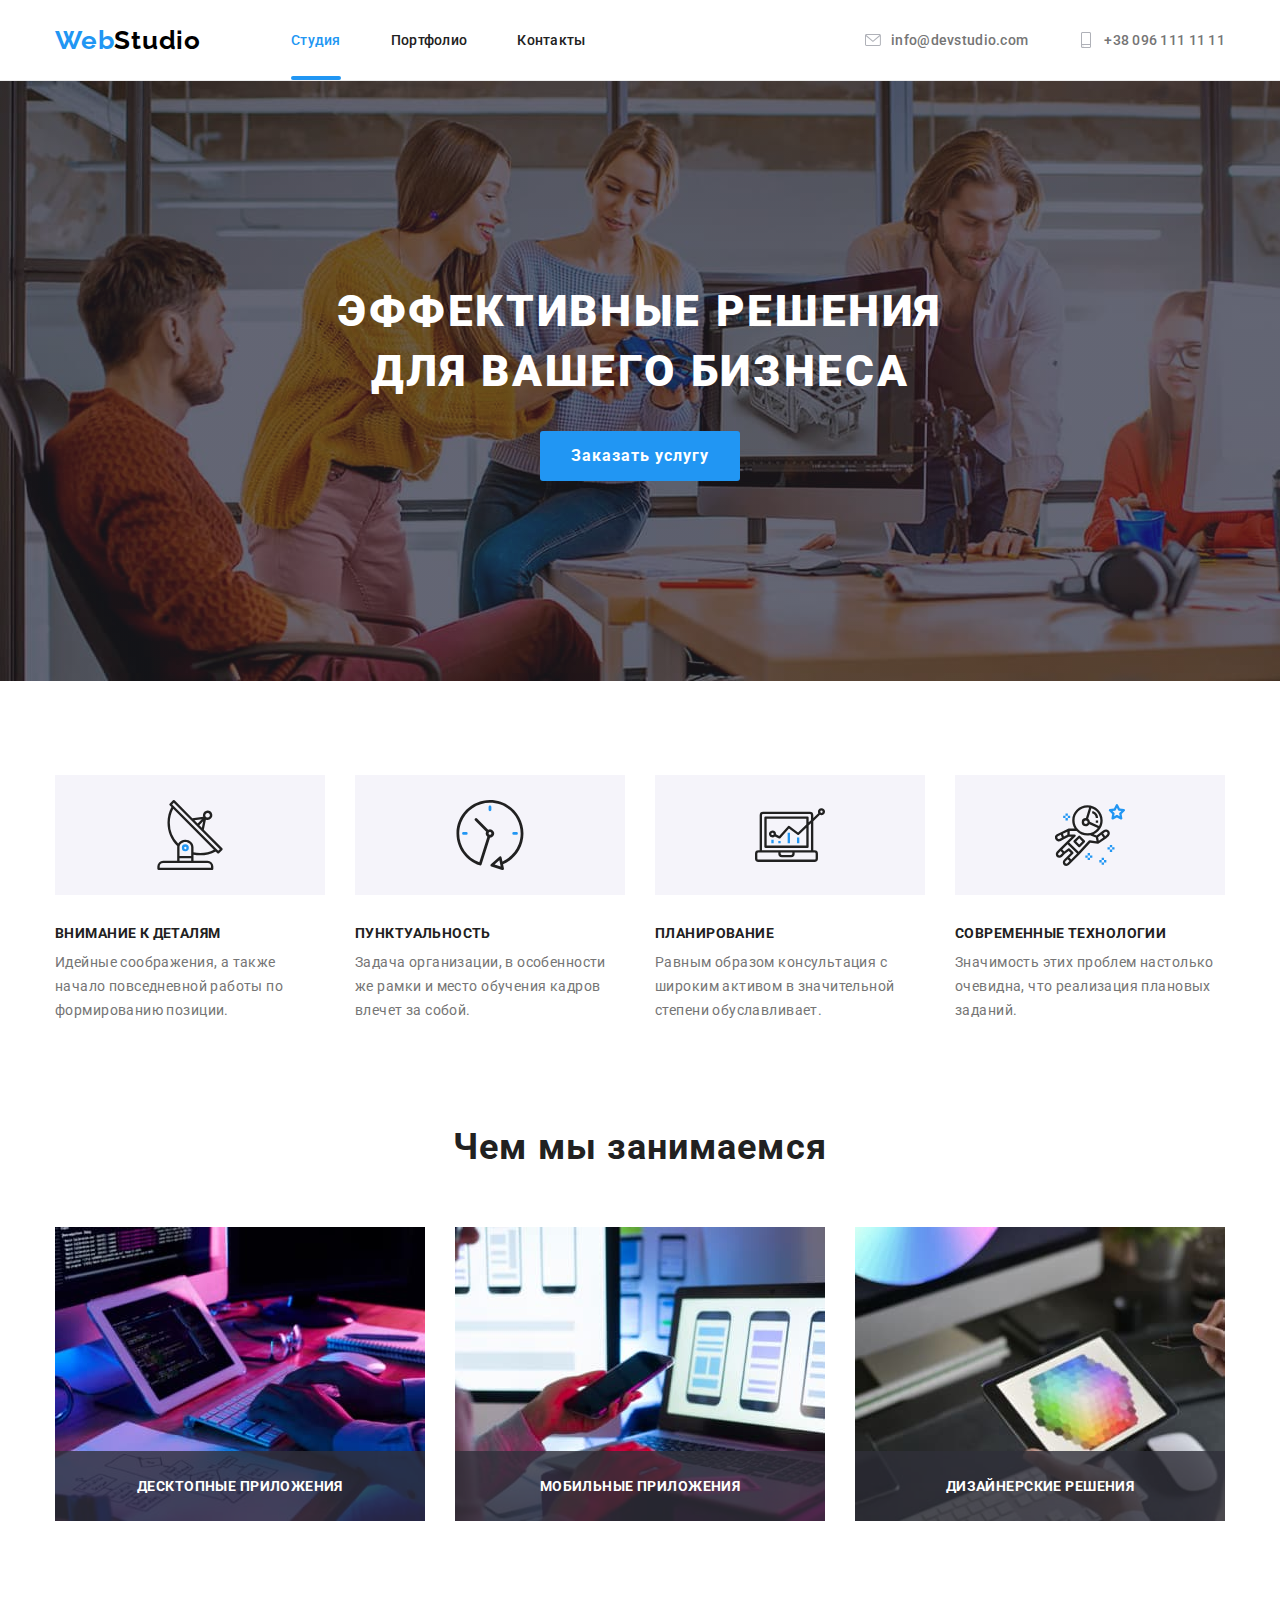
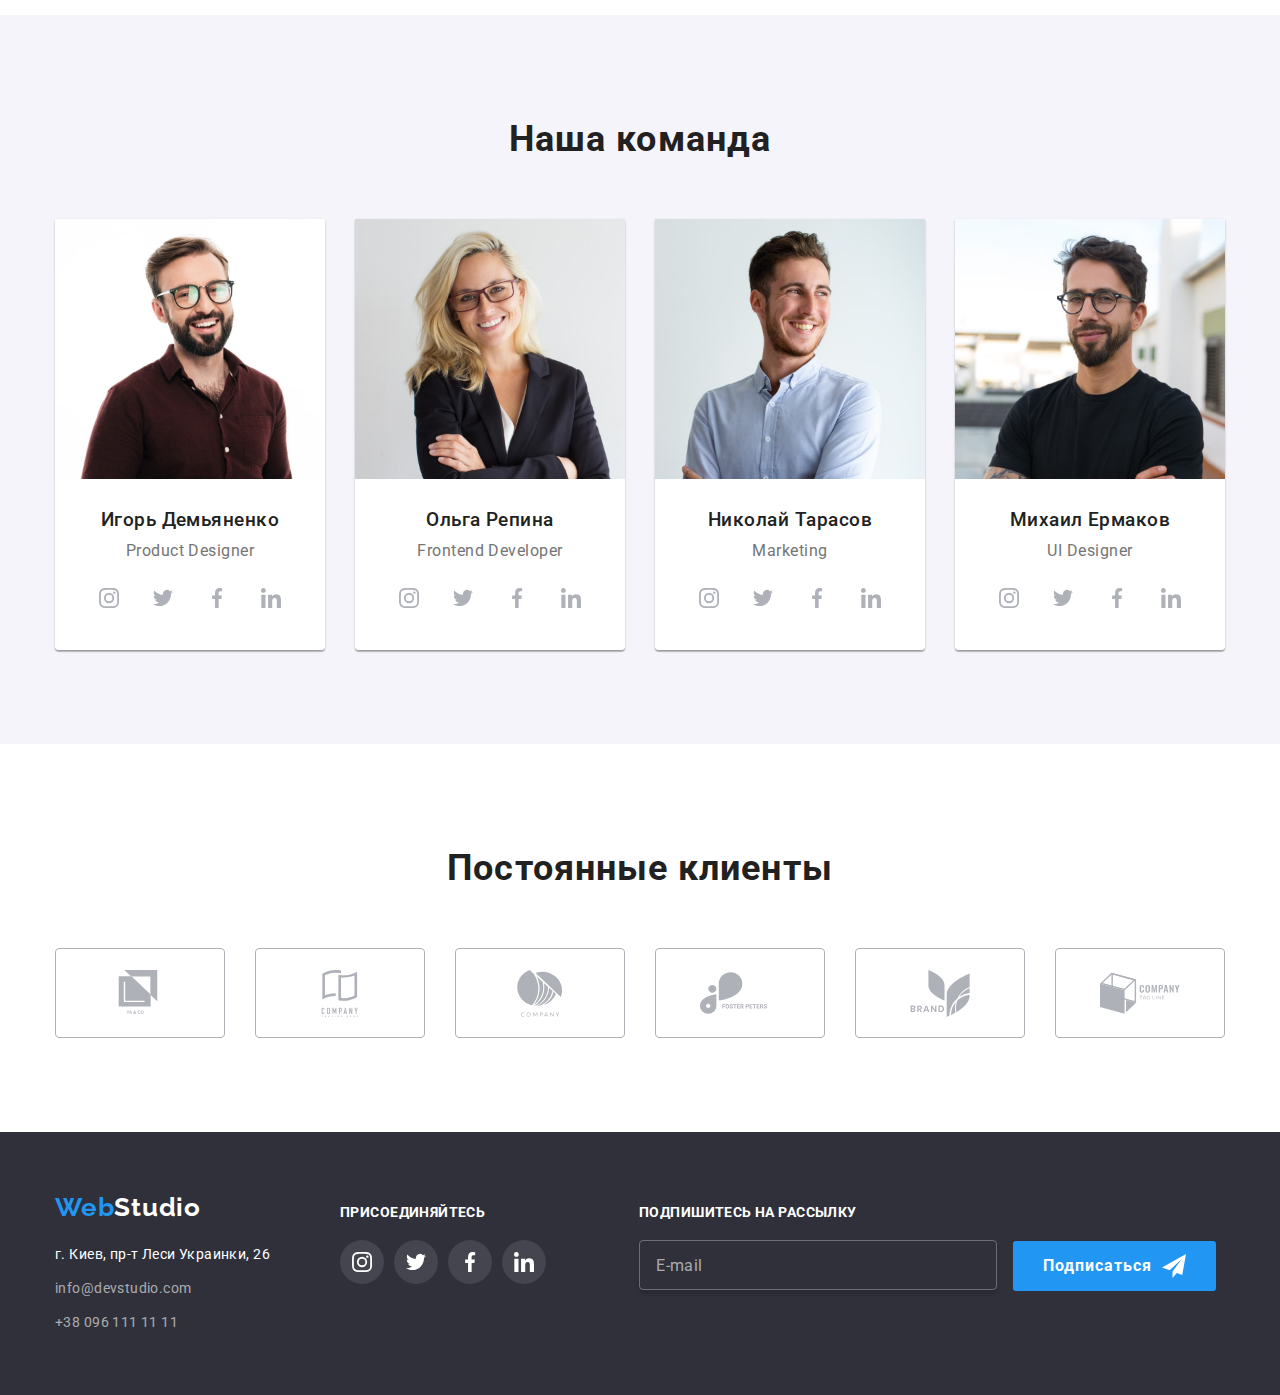
<file: index.html>
<!DOCTYPE html>
<html lang="ru">
  <head>
    <meta charset="UTF-8" />
    <meta name="viewport" content="width=device-width, initial-scale=1.0" />
    <title>WebStudio</title>
    <link rel="stylesheet" href="https://cdnjs.cloudflare.com/ajax/libs/modern-normalize/1.0.0/modern-normalize.css" />
    <link
      href="https://fonts.googleapis.com/css2?family=Raleway:wght@700&family=Roboto:wght@400;500;700;900&display=swap"
      rel="stylesheet"
    />
    <link rel="stylesheet" href="https://cdnjs.cloudflare.com/ajax/libs/animate.css/4.1.1/animate.min.css" />
    <link rel="stylesheet" href="./css/styles.css" />
  </head>
  <body>
    <!--HEADER-->
    <header class="header">
      <div class="container">
        <nav class="navigation">
          <a class="logo link" href="./index.html" lang="en">Web<span class="logo-second-part">Studio</span></a>
          <ul class="navigation-list list">
            <li class="navigation-list-item">
              <a class="navigation-list-link link accent current" href="./index.html">Студия</a>
            </li>
            <li class="navigation-list-item">
              <a class="navigation-list-link link accent" href="./portfolio.html">Портфолио</a>
            </li>
            <li class="navigation-list-item"><a class="navigation-list-link link accent" href="">Контакты</a></li>
          </ul>
        </nav>
        <address class="header-address address">
          <ul class="address-list list">
            <li class="address-list-item">
              <a class="header-list-link link accent" href="mailto:info@devstudio.com">
                <svg class="header-list-link-svg">
                  <use href="./images/sprites/sprite.svg#email"></use>
                </svg>
                <span class="header-list-link-text">info@devstudio.com</span>
              </a>
            </li>
            <li class="address-list-item">
              <a class="header-list-link link accent" href="tel:+380961111111">
                <svg class="header-list-link-svg">
                  <use href="./images/sprites/sprite.svg#smartphone"></use>
                </svg>
                <span class="header-list-link-text"> +38 096 111 11 11 </span>
              </a>
            </li>
          </ul>
        </address>
      </div>
    </header>
    <!--MAIN_CONTENT-->
    <main class="main">
      <!--HERO-->
      <section class="hero">
        <div class="container">
          <div class="hero-content">
            <h1 class="hero-title">Эффективные решения для вашего бизнеса</h1>
            <button class="modal-btn" type="button" data-modal-open>Заказать услугу</button>
          </div>
        </div>
      </section>
      <!--BENEFITS-->
      <section class="benefits section">
        <div class="container">
          <h2 class="benefits-title section-title visually-hidden">Наши преимущества</h2>
          <ul class="benefits-list list">
            <li class="benefits-list-item">
              <div class="benefits-list-icon">
                <svg class="benefits-list-icon-svg">
                  <use href="./images/sprites/sprite.svg#antenna"></use>
                </svg>
              </div>
              <p class="benefits-list-head">Внимание к деталям</p>
              <p class="benefits-list-discription">
                Идейные соображения, а также начало повседневной работы по формированию позиции.
              </p>
            </li>
            <li class="benefits-list-item">
              <div class="benefits-list-icon">
                <svg class="benefits-list-icon-svg">
                  <use href="./images/sprites/sprite.svg#clock"></use>
                </svg>
              </div>
              <p class="benefits-list-head">Пунктуальность</p>
              <p class="benefits-list-discription">
                Задача организации, в особенности же рамки и место обучения кадров влечет за собой.
              </p>
            </li>
            <li class="benefits-list-item">
              <div class="benefits-list-icon">
                <svg class="benefits-list-icon-svg">
                  <use href="./images/sprites/sprite.svg#diagram"></use>
                </svg>
              </div>
              <p class="benefits-list-head">Планирование</p>
              <p class="benefits-list-discription">
                Равным образом консультация с широким активом в значительной степени обуславливает.
              </p>
            </li>
            <li class="benefits-list-item">
              <div class="benefits-list-icon">
                <svg class="benefits-list-icon-svg">
                  <use href="./images/sprites/sprite.svg#astronaut"></use>
                </svg>
              </div>
              <p class="benefits-list-head">Современные технологии</p>
              <p class="benefits-list-discription">
                Значимость этих проблем настолько очевидна, что реализация плановых заданий.
              </p>
            </li>
          </ul>
        </div>
      </section>
      <!--WHAT_WE_DO-->
      <section class="what-we-do section">
        <div class="container">
          <h2 class="what-we-do-title section-title">Чем мы занимаемся</h2>
          <ul class="what-we-do-list list">
            <li class="what-we-do-list-item">
              <div class="what-we-do-content">
                <img
                  class="what-we-do-list-img"
                  src="./images/what_we_do/img-1.jpg"
                  alt="Разработчик печатает код"
                  width="370"
                  height="294"
                />
                <div class="what-we-do-text-background">
                  <p class="what-we-do-text">Десктопные приложения</p>
                </div>
              </div>
            </li>
            <li class="what-we-do-list-item">
              <div class="what-we-do-content">
                <img
                  class="what-we-do-list-img"
                  src="./images/what_we_do/img-2.jpg"
                  alt="Разработчик работает со сматфона"
                  width="370"
                  height="294"
                />
                <div class="what-we-do-text-background">
                  <p class="what-we-do-text">Мобильные приложения</p>
                </div>
              </div>
            </li>
            <li class="what-we-do-list-item">
              <div class="what-we-do-content">
                <img
                  class="what-we-do-list-img"
                  src="./images/what_we_do/img-3.jpg"
                  alt="Разработчик выбирает цвет приложения"
                  width="370"
                  height="294"
                />
                <div class="what-we-do-text-background">
                  <p class="what-we-do-text">Дизайнерские решения</p>
                </div>
              </div>
            </li>
          </ul>
        </div>
      </section>
      <!--TEAM-->
      <section class="team section">
        <div class="container">
          <h2 class="team-title section-title">Наша команда</h2>
          <ul class="team-list list">
            <li class="team-list-item">
              <img
                class="team-list-img"
                src="./images/team/team-1.jpg"
                alt="фото Игорь Демьяненко"
                width="270"
                height="260"
              />
              <div class="team-list-content">
                <h3 class="team-list-name">Игорь Демьяненко</h3>
                <p class="team-list-discription" lang="en">Product Designer</p>
                <ul class="social-list list">
                  <li class="social-list-item">
                    <a class="social-list-link link" href="">
                      <svg class="social-list-svg">
                        <use href="./images/sprites/sprite.svg#instagram"></use>
                      </svg>
                    </a>
                  </li>
                  <li class="social-list-item">
                    <a class="social-list-link link" href="">
                      <svg class="social-list-svg">
                        <use href="./images/sprites/sprite.svg#twitter"></use>
                      </svg>
                    </a>
                  </li>
                  <li class="social-list-item">
                    <a class="social-list-link link" href="">
                      <svg class="social-list-svg">
                        <use href="./images/sprites/sprite.svg#facebook"></use>
                      </svg>
                    </a>
                  </li>
                  <li class="social-list-item">
                    <a class="social-list-link link" href="">
                      <svg class="social-list-svg">
                        <use href="./images/sprites/sprite.svg#linkedin"></use>
                      </svg>
                    </a>
                  </li>
                </ul>
              </div>
            </li>
            <li class="team-list-item">
              <img
                class="team-list-img"
                src="./images/team/team-2.jpg"
                alt="фото Ольга Репина"
                width="270"
                height="260"
              />
              <div class="team-list-content">
                <h3 class="team-list-name">Ольга Репина</h3>
                <p class="team-list-discription" lang="en">Frontend Developer</p>
                <ul class="social-list list">
                  <li class="social-list-item">
                    <a class="social-list-link link" href="">
                      <svg class="social-list-svg">
                        <use href="./images/sprites/sprite.svg#instagram"></use>
                      </svg>
                    </a>
                  </li>
                  <li class="social-list-item">
                    <a class="social-list-link link" href="">
                      <svg class="social-list-svg">
                        <use href="./images/sprites/sprite.svg#twitter"></use>
                      </svg>
                    </a>
                  </li>
                  <li class="social-list-item">
                    <a class="social-list-link link" href="">
                      <svg class="social-list-svg">
                        <use href="./images/sprites/sprite.svg#facebook"></use>
                      </svg>
                    </a>
                  </li>
                  <li class="social-list-item">
                    <a class="social-list-link link" href="">
                      <svg class="social-list-svg">
                        <use href="./images/sprites/sprite.svg#linkedin"></use>
                      </svg>
                    </a>
                  </li>
                </ul>
              </div>
            </li>
            <li class="team-list-item">
              <img
                class="team-list-img"
                src="./images/team/team-3.jpg"
                alt="фото Николай Тарасов"
                width="270"
                height="260"
              />
              <div class="team-list-content">
                <h3 class="team-list-name">Николай Тарасов</h3>
                <p class="team-list-discription" lang="en">Marketing</p>
                <ul class="social-list list">
                  <li class="social-list-item">
                    <a class="social-list-link link" href="">
                      <svg class="social-list-svg">
                        <use href="./images/sprites/sprite.svg#instagram"></use>
                      </svg>
                    </a>
                  </li>
                  <li class="social-list-item">
                    <a class="social-list-link link" href="">
                      <svg class="social-list-svg">
                        <use href="./images/sprites/sprite.svg#twitter"></use>
                      </svg>
                    </a>
                  </li>
                  <li class="social-list-item">
                    <a class="social-list-link link" href="">
                      <svg class="social-list-svg">
                        <use href="./images/sprites/sprite.svg#facebook"></use>
                      </svg>
                    </a>
                  </li>
                  <li class="social-list-item">
                    <a class="social-list-link link" href="">
                      <svg class="social-list-svg">
                        <use href="./images/sprites/sprite.svg#linkedin"></use>
                      </svg>
                    </a>
                  </li>
                </ul>
              </div>
            </li>
            <li class="team-list-item">
              <img
                class="team-list-img"
                src="./images/team/team-4.jpg"
                alt="фото Михаил Ермаков"
                width="270"
                height="260"
              />
              <div class="team-list-content">
                <h3 class="team-list-name">Михаил Ермаков</h3>
                <p class="team-list-discription" lang="en">UI Designer</p>
                <ul class="social-list list">
                  <li class="social-list-item">
                    <a class="social-list-link link" href="">
                      <svg class="social-list-svg">
                        <use href="./images/sprites/sprite.svg#instagram"></use>
                      </svg>
                    </a>
                  </li>
                  <li class="social-list-item">
                    <a class="social-list-link link" href="">
                      <svg class="social-list-svg">
                        <use href="./images/sprites/sprite.svg#twitter"></use>
                      </svg>
                    </a>
                  </li>
                  <li class="social-list-item">
                    <a class="social-list-link link" href="">
                      <svg class="social-list-svg">
                        <use href="./images/sprites/sprite.svg#facebook"></use>
                      </svg>
                    </a>
                  </li>
                  <li class="social-list-item">
                    <a class="social-list-link link" href="">
                      <svg class="social-list-svg">
                        <use href="./images/sprites/sprite.svg#linkedin"></use>
                      </svg>
                    </a>
                  </li>
                </ul>
              </div>
            </li>
          </ul>
        </div>
      </section>
      <!--REGULAR-->
      <section class="regular-customers">
        <div class="container">
          <h2 class="regular-customers-title section-title">Постоянные клиенты</h2>
          <ul class="regular-customers-list list">
            <li class="regular-customers-list-item">
              <a href="" class="customers-list-link link">
                <svg class="customers-list-item-svg">
                  <use href="./images/sprites/sprite.svg#logo-1"></use>
                </svg>
              </a>
            </li>
            <li class="regular-customers-list-item">
              <a href="" class="customers-list-link link">
                <svg class="customers-list-item-svg">
                  <use href="./images/sprites/sprite.svg#logo-2"></use>
                </svg>
              </a>
            </li>
            <li class="regular-customers-list-item">
              <a href="" class="customers-list-link link">
                <svg class="customers-list-item-svg">
                  <use href="./images/sprites/sprite.svg#logo-3"></use>
                </svg>
              </a>
            </li>
            <li class="regular-customers-list-item">
              <a href="" class="customers-list-link link">
                <svg class="customers-list-item-svg">
                  <use href="./images/sprites/sprite.svg#logo-4"></use>
                </svg>
              </a>
            </li>
            <li class="regular-customers-list-item">
              <a href="" class="customers-list-link link">
                <svg class="customers-list-item-svg">
                  <use href="./images/sprites/sprite.svg#logo-5"></use>
                </svg>
              </a>
            </li>
            <li class="regular-customers-list-item">
              <a href="" class="customers-list-link link">
                <svg class="customers-list-item-svg">
                  <use href="./images/sprites/sprite.svg#logo-6"></use>
                </svg>
              </a>
            </li>
          </ul>
        </div>
      </section>
    </main>
    <!--FOOTER-->
    <footer class="footer">
      <div class="container">
        <div class="footer-content">
          <div class="footer-left-side">
            <a class="logo link" href="./index.html" lang="en">Web<span class="logo-second-part">Studio</span></a>
            <address class="footer-address address">
              <ul class="footer-address-list list">
                <li class="footer-address-list-item">
                  <a class="footer-map-link link accent" href="https://goo.gl/maps/o7W1msQzRfRtyuLT6"
                    >г. Киев, пр-т Леси Украинки, 26</a
                  >
                </li>
                <li class="footer-address-list-item">
                  <a class="footer-link link accent" href="mailto:info@devstudio.com">info@devstudio.com</a>
                </li>
                <li class="footer-address-list-item">
                  <a class="footer-link link accent" href="tel:+380961111111">+38 096 111 11 11</a>
                </li>
              </ul>
            </address>
          </div>
          <div class="footer-join">
            <p class="footer-join-header">Присоединяйтесь</p>
            <ul class="footer-social-list list">
              <li class="footer-social-list-item">
                <a class="social-list-link link" href="">
                  <svg class="social-list-svg">
                    <use href="./images/sprites/sprite.svg#instagram"></use>
                  </svg>
                </a>
              </li>
              <li class="footer-social-list-item">
                <a class="social-list-link link" href="">
                  <svg class="social-list-svg">
                    <use href="./images/sprites/sprite.svg#twitter"></use>
                  </svg>
                </a>
              </li>
              <li class="footer-social-list-item">
                <a class="social-list-link link" href="">
                  <svg class="social-list-svg">
                    <use href="./images/sprites/sprite.svg#facebook"></use>
                  </svg>
                </a>
              </li>
              <li class="footer-social-list-item">
                <a class="social-list-link link" href="">
                  <svg class="social-list-svg">
                    <use href="./images/sprites/sprite.svg#linkedin"></use>
                  </svg>
                </a>
              </li>
            </ul>
          </div>
          <div class="subscribe">
            <form action="#" class="subscribe-form">
              <p class="subscribe-title">Подпишитесь на рассылку</p>
              <input type="email" name="subscribe-user-email" class="subscribe-input" placeholder="E-mail" required>
              <button type="submit" class="subscribe-btn">Подписаться</button>
            </form>
          </div>
        </div>
      </div>
    </footer>

    <div class="backdrop is-hidden" data-modal>
      <div class="modal-wrapper">
        <div class="modal">
          <button type="button" class="close-btn" data-modal-close>
            <svg class="close-btn-svg">
              <use href="./images/sprites/sprite.svg#closemodal"></use>
            </svg>
          </button>
        
          <form action="#" class="modal-form">
            <p class="modal-form-title">Оставьте свои данные, мы вам перезвоним</p>
            <label class="modal-form-inp-label">
              Имя
              <span class="modal-form-field-wrapper">
                <input type="text" name="user-name" class="modal-form-input" required>
                <svg class="modal-form-user-svg" width="18" height="18">
                  <use href="./images/sprites/sprite.svg#person-modal"></use>
                </svg>
              </span>
            </label>
            <label class="modal-form-inp-label">
              Телефон
              <span class="modal-form-field-wrapper">
                <input type="tel" name="user-tel" class="modal-form-input" required>
                <svg class="modal-form-user-svg" width="18" height="18">
                  <use href="./images/sprites/sprite.svg#phone-modal"></use>
                </svg>
              </span>
            </label>
            <label class="modal-form-inp-label">
              Почта
              <span class="modal-form-field-wrapper">
                <input type="email" name="user-email" class="modal-form-input" required>
                <svg class="modal-form-user-svg" width="18" height="18">
                  <use href="./images/sprites/sprite.svg#email-modal"></use>
                </svg>
              </span>
            </label>
            <label class="modal-form-inp-label">
              Комментарий
              <textarea name="user-comment" rows="20" class="modal-form-message" placeholder="Введите текст"></textarea>
            </label>
            <input type="checkbox" id="modal-check" name="user-policy" value="accept-policy"
              class="modal-form-checkbox visually-hidden">
            <label for="modal-check" class="modal-check-policy-label">Соглашаюсь с рассылкой и принимаю
              <a href="#" class="modal-form-policy-link">Условия договора</a>
            </label>
            <button type="submit" class="modal-form-btn">Отправить</button>
          </form>
        </div>
      </div>
    </div>

    <script src="./js/modal.js"></script>
  </body>
</html>
</file>
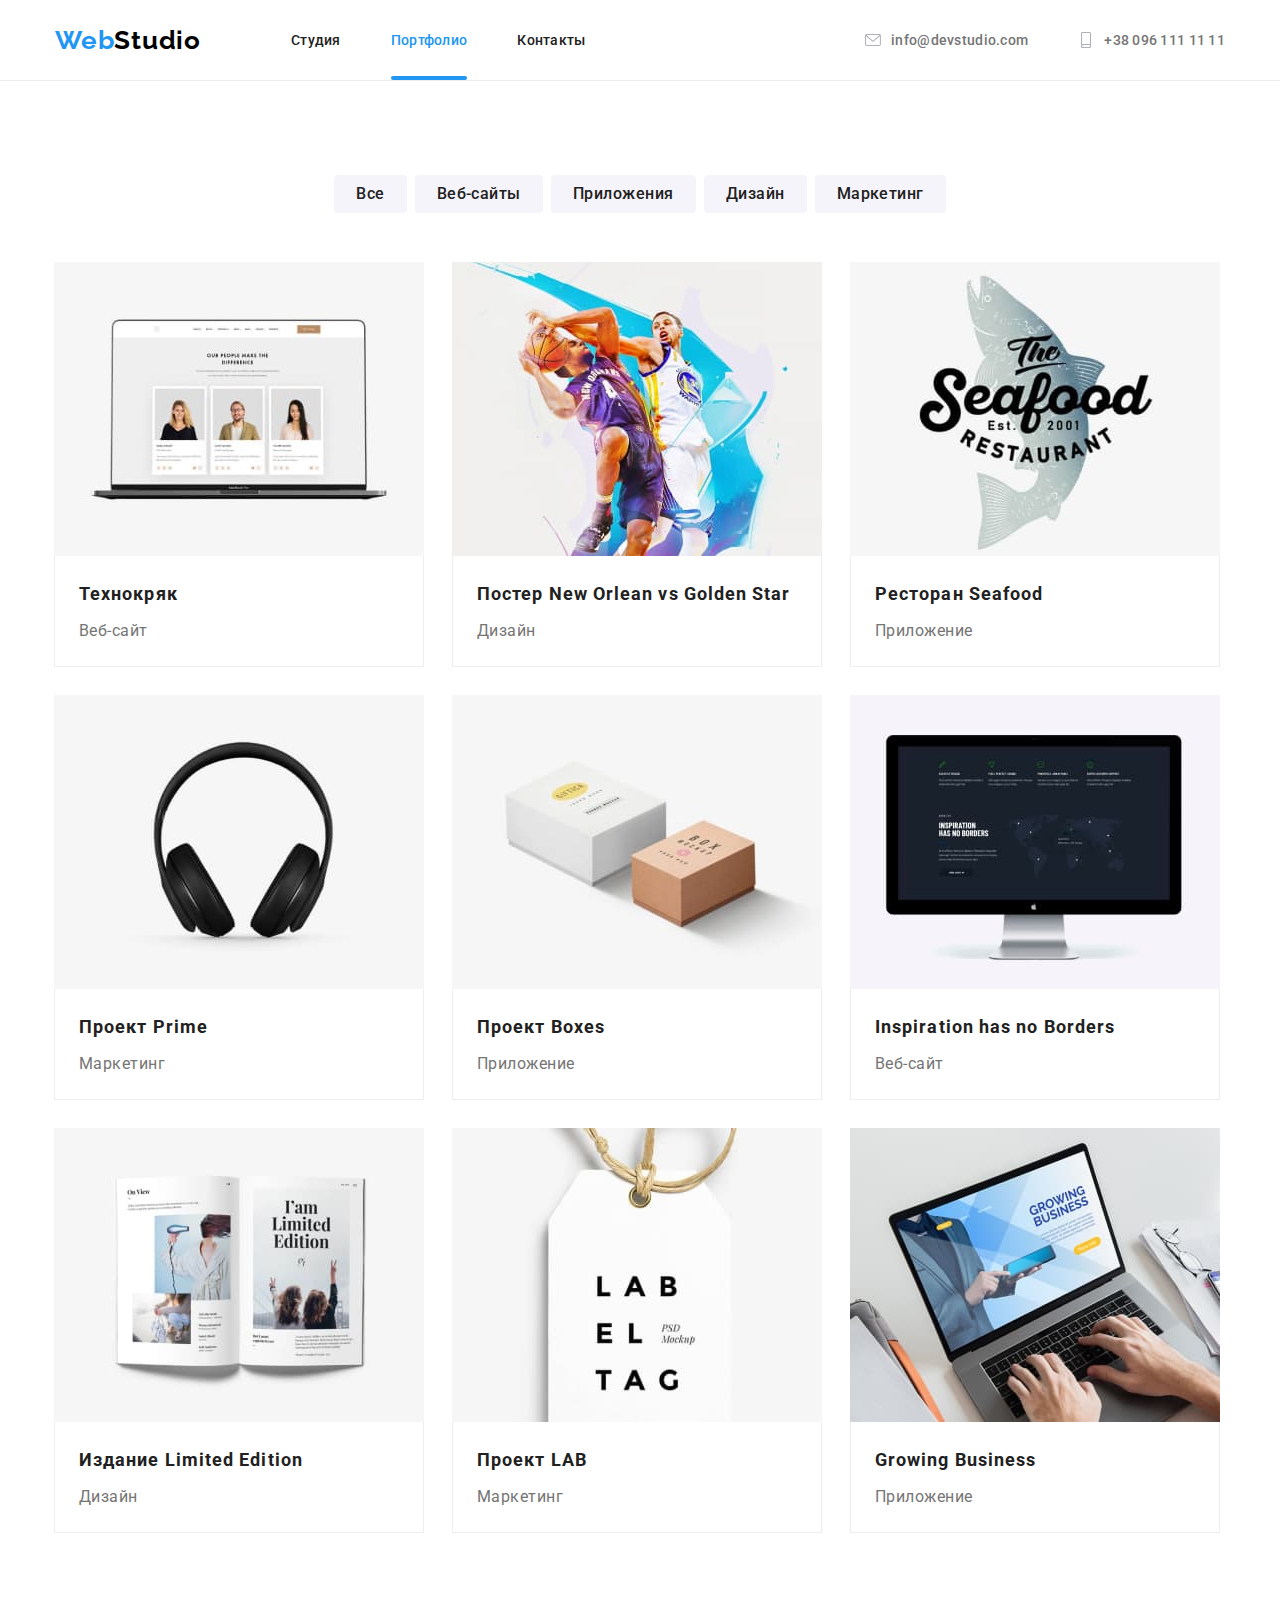
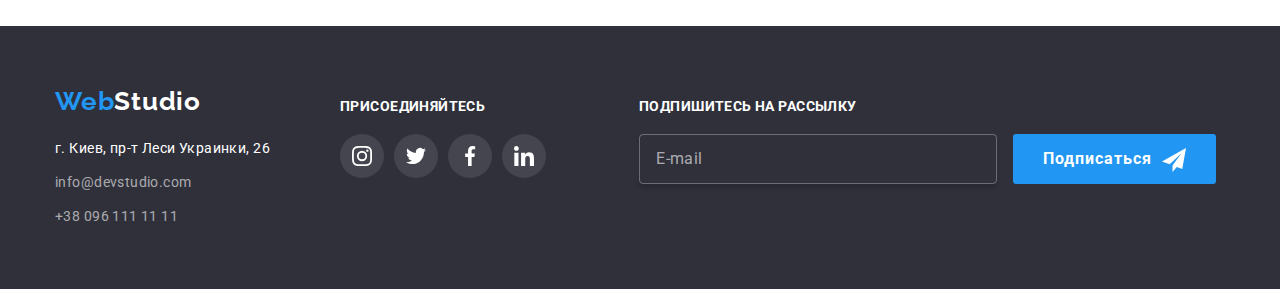
<file: portfolio.html>
<!DOCTYPE html>
<html lang="ru">
  <head>
    <meta charset="UTF-8" />
    <meta name="viewport" content="width=device-width, initial-scale=1.0" />
    <title>Portfolio</title>
    <link rel="stylesheet" href="https://cdnjs.cloudflare.com/ajax/libs/modern-normalize/1.0.0/modern-normalize.css" />
    <link
      href="https://fonts.googleapis.com/css2?family=Raleway:wght@700&family=Roboto:wght@400;500;700;900&display=swap"
      rel="stylesheet"
    />
    <link rel="stylesheet" href="./css/styles.css" />
  </head>
  <body>
    <!--HEADER-->
    <header class="header">
      <div class="container">
        <nav class="navigation">
          <a class="logo link" href="./index.html" lang="en">Web<span class="logo-second-part">Studio</span></a>
          <ul class="navigation-list list">
            <li class="navigation-list-item">
              <a class="navigation-list-link link accent" href="./index.html">Студия</a>
            </li>
            <li class="navigation-list-item">
              <a class="navigation-list-link link accent current" href="./portfolio.html">Портфолио</a>
            </li>
            <li class="navigation-list-item"><a class="navigation-list-link link accent" href="">Контакты</a></li>
          </ul>
        </nav>
        <address class="header-address address">
          <ul class="address-list list">
            <li class="address-list-item">
              <a class="header-list-link link accent" href="mailto:info@devstudio.com">
                <svg class="header-list-link-svg">
                  <use href="./images/sprites/sprite.svg#email"></use>
                </svg>
                <span class="header-list-link-text">info@devstudio.com</span>
              </a>
            </li>
            <li class="address-list-item">
              <a class="header-list-link link accent" href="tel:+380961111111">
                <svg class="header-list-link-svg">
                  <use href="./images/sprites/sprite.svg#smartphone"></use>
                </svg>
                <span class="header-list-link-text"> +38 096 111 11 11 </span>
              </a>
            </li>
          </ul>
        </address>
      </div>
    </header>
    <!--MAIN_CONTENT-->
    <main>
      <!--PORTFOLIO-->
      <section class="portfolio section">
        <div class="container">
          <h1 class="portfolio-title visually-hidden">Наши работы</h1>
          <div class="filters">
            <ul class="filters-list list">
              <li class="filters-list-item"><button class="filters-btn">Все</button></li>
              <li class="filters-list-item"><button class="filters-btn">Веб-сайты</button></li>
              <li class="filters-list-item"><button class="filters-btn">Приложения</button></li>
              <li class="filters-list-item"><button class="filters-btn">Дизайн</button></li>
              <li class="filters-list-item"><button class="filters-btn">Маркетинг</button></li>
            </ul>
          </div>
          <div class="projects">
            <ul class="projects-list list">
              <li class="projects-list-item">
                <a href="" class="projects-list-link link">
                  <div class="card-overlay">
                    <img
                      class="projects-img"
                      src="./images/portfolio_projects/technokryak.jpg"
                      alt="Веб-сайт технокряк"
                      width="370"
                      height="294"
                    />
                    <p class="overlay-content">
                      Технокряк это современная площадка распространения коронавируса. Компании используют эту платформу
                      для цифрового шпионажа и атак на защищённые сервера конкурентов.
                    </p>
                  </div>
                  <div class="projects-list-content">
                    <h2 class="projects-header">Технокряк</h2>
                    <p class="projects-subtitle">Веб-сайт</p>
                  </div>
                </a>
              </li>
              <li class="projects-list-item">
                <a href="" class="projects-list-link link">
                  <div class="card-overlay">
                    <img
                      class="projects-img"
                      src="./images/portfolio_projects/poster.jpg"
                      alt="Два баскетболиста бросают мяч"
                      width="370"
                      height="294"
                    />
                    <p class="overlay-content">
                      Технокряк это современная площадка распространения коронавируса. Компании используют эту платформу
                      для цифрового шпионажа и атак на защищённые сервера конкурентов.
                    </p>
                  </div>
                  <div class="projects-list-content">
                    <h2 class="projects-header">Постер <span lang="en">New Orlean vs Golden Star</span></h2>
                    <p class="projects-subtitle">Дизайн</p>
                  </div>
                </a>
              </li>
              <li class="projects-list-item">
                <a href="" class="projects-list-link link">
                  <div class="card-overlay">
                    <img
                      class="projects-img"
                      src="./images/portfolio_projects/restaurant_seafood.jpg"
                      alt="Логотип приложения ресторана"
                      width="370"
                      height="294"
                    />
                    <p class="overlay-content">
                      Технокряк это современная площадка распространения коронавируса. Компании используют эту платформу
                      для цифрового шпионажа и атак на защищённые сервера конкурентов. Технокряк это современная
                      площадка распространения коронавируса. Компании используют эту платформу для цифрового шпионажа и
                      атак на защищённые сервера конкурентов.Технокряк это современная площадка распространения
                      коронавируса. Компании используют эту платформу для цифрового шпионажа и атак на защищённые
                      сервера конкурентов.
                    </p>
                  </div>
                  <div class="projects-list-content">
                    <h2 class="projects-header">Ресторан <span lang="en">Seafood</span></h2>
                    <p class="projects-subtitle">Приложение</p>
                  </div>
                </a>
              </li>
              <li class="projects-list-item">
                <a href="" class="projects-list-link link">
                  <div class="card-overlay">
                    <img
                      class="projects-img"
                      src="./images/portfolio_projects/project_prime.jpg"
                      alt="Изображены наушники"
                      width="370"
                      height="294"
                    />
                    <p class="overlay-content">
                      Технокряк это современная площадка распространения коронавируса. Компании используют эту платформу
                      для цифрового шпионажа и атак на защищённые сервера конкурентов.
                    </p>
                  </div>
                  <div class="projects-list-content">
                    <h2 class="projects-header">Проект <span lang="en">Prime</span></h2>
                    <p class="projects-subtitle">Маркетинг</p>
                  </div>
                </a>
              </li>
              <li class="projects-list-item">
                <a href="" class="projects-list-link link">
                  <div class="card-overlay">
                    <img
                      class="projects-img"
                      src="./images/portfolio_projects/project_boxes.jpg"
                      alt="Изображены коробки"
                      width="370"
                      height="294"
                    />
                    <p class="overlay-content">
                      Технокряк это современная площадка распространения коронавируса. Компании используют эту платформу
                      для цифрового шпионажа и атак на защищённые сервера конкурентов.
                    </p>
                  </div>
                  <div class="projects-list-content">
                    <h2 class="projects-header">Проект <span lang="en">Boxes</span></h2>
                    <p class="projects-subtitle">Приложение</p>
                  </div>
                </a>
              </li>
              <li class="projects-list-item">
                <a href="" class="projects-list-link link">
                  <div class="card-overlay">
                    <img
                      class="projects-img"
                      src="./images/portfolio_projects/inspiration.jpg"
                      alt="Макбук с сайтом Inspiration has no Borders"
                      width="370"
                      height="294"
                    />
                    <p class="overlay-content">
                      Технокряк это современная площадка распространения коронавируса. Компании используют эту платформу
                      для цифрового шпионажа и атак на защищённые сервера конкурентов.
                    </p>
                  </div>
                  <div class="projects-list-content">
                    <h2 class="projects-header" lang="en">Inspiration has no Borders</h2>
                    <p class="projects-subtitle">Веб-сайт</p>
                  </div>
                </a>
              </li>
              <li class="projects-list-item">
                <a href="" class="projects-list-link link">
                  <div class="card-overlay">
                    <img
                      class="projects-img"
                      src="./images/portfolio_projects/limited_edition.jpg"
                      alt="Книжка limited edition"
                      width="370"
                      height="294"
                    />
                    <p class="overlay-content">
                      Технокряк это современная площадка распространения коронавируса. Компании используют эту платформу
                      для цифрового шпионажа и атак на защищённые сервера конкурентов.
                    </p>
                  </div>
                  <div class="projects-list-content">
                    <h2 class="projects-header">Издание <span lang="en">Limited Edition</span></h2>
                    <p class="projects-subtitle">Дизайн</p>
                  </div>
                </a>
              </li>
              <li class="projects-list-item">
                <a href="" class="projects-list-link link">
                  <div class="card-overlay">
                    <img
                      class="projects-img"
                      src="./images/portfolio_projects/lab_el_tag.jpg"
                      alt="Изображен проект LAB"
                      width="370"
                      height="294"
                    />
                    <p class="overlay-content">
                      Технокряк это современная площадка распространения коронавируса. Компании используют эту платформу
                      для цифрового шпионажа и атак на защищённые сервера конкурентов.
                    </p>
                  </div>
                  <div class="projects-list-content">
                    <h2 class="projects-header">Проект <span lang="en">LAB</span></h2>
                    <p class="projects-subtitle">Маркетинг</p>
                  </div>
                </a>
              </li>
              <li class="projects-list-item">
                <a href="" class="projects-list-link link">
                  <div class="card-overlay">
                    <img
                      class="projects-img"
                      src="./images/portfolio_projects/growin_business.jpg"
                      alt="Изображено приложение Growin Business"
                      width="370"
                      height="294"
                    />
                    <p class="overlay-content">
                      Технокряк это современная площадка распространения коронавируса. Компании используют эту платформу
                      для цифрового шпионажа и атак на защищённые сервера конкурентов.
                    </p>
                  </div>
                  <div class="projects-list-content">
                    <h2 class="projects-header" lang="en">Growing Business</h2>
                    <p class="projects-subtitle">Приложение</p>
                  </div>
                </a>
              </li>
            </ul>
          </div>
        </div>
      </section>
    </main>
    <!--FOOTER-->
    <footer class="footer">
      <div class="container">
        <div class="footer-content">
          <div class="footer-left-side">
            <a class="logo link" href="./index.html" lang="en">Web<span class="logo-second-part">Studio</span></a>
            <address class="footer-address address">
              <ul class="footer-address-list list">
                <li class="footer-address-list-item">
                  <a class="footer-map-link link accent" href="https://goo.gl/maps/o7W1msQzRfRtyuLT6"
                    >г. Киев, пр-т Леси Украинки, 26</a
                  >
                </li>
                <li class="footer-address-list-item">
                  <a class="footer-link link accent" href="mailto:info@devstudio.com">info@devstudio.com</a>
                </li>
                <li class="footer-address-list-item">
                  <a class="footer-link link accent" href="tel:+380961111111">+38 096 111 11 11</a>
                </li>
              </ul>
            </address>
          </div>
          <div class="footer-join">
            <p class="footer-join-header">Присоединяйтесь</p>
            <ul class="footer-social-list list">
              <li class="footer-social-list-item">
                <a class="social-list-link link" href="">
                  <svg class="social-list-svg">
                    <use href="./images/sprites/sprite.svg#instagram"></use>
                  </svg>
                </a>
              </li>
              <li class="footer-social-list-item">
                <a class="social-list-link link" href="">
                  <svg class="social-list-svg">
                    <use href="./images/sprites/sprite.svg#twitter"></use>
                  </svg>
                </a>
              </li>
              <li class="footer-social-list-item">
                <a class="social-list-link link" href="">
                  <svg class="social-list-svg">
                    <use href="./images/sprites/sprite.svg#facebook"></use>
                  </svg>
                </a>
              </li>
              <li class="footer-social-list-item">
                <a class="social-list-link link" href="">
                  <svg class="social-list-svg">
                    <use href="./images/sprites/sprite.svg#linkedin"></use>
                  </svg>
                </a>
              </li>
            </ul>
          </div>
          <div class="subscribe">
            <form action="#" class="subscribe-form">
              <p class="subscribe-title">Подпишитесь на рассылку</p>
              <input type="email" name="subscribe-user-email" class="subscribe-input" placeholder="E-mail" required>
              <button type="submit" class="subscribe-btn">Подписаться</button>
            </form>
          </div>
        </div>
      </div>
    </footer>
  </body>
</html>
</file>
<file: css/styles.css>
:root {
  --main-font: 'Roboto', sans-serif;
  --secondary-font: 'Raleway', sans-serif;
  --accent-color: #2196f3;
  --hero-btn-accent-color: #188ce8;
  --hero-bg-color: #c4c4c4;
  --titles-color: #212121;
  --description-color: #757575;
  --white-color: #fff;
  --dark-background-color: #2f303a;
  --logo-second-part-color: #000;
  --footer-link-color: rgba(255, 255, 255, 0.6);
  --filter-btn-color: #f5f4fa;
  --border-color: #eeeeee;
  --top-line-border: #ececec;
  --unactive-interactive-element: #afb1b8;
}

*,
*::before,
*::after {
  margin: 0;
  padding: 0;
}

body {
  font-family: var(--main-font);
  font-style: normal;
}

img {
  display: block;
}
/*  ============ COMPONENTS  ============ */

.visually-hidden {
  position: absolute !important;
  clip: rect(1px 1px 1px 1px); /* IE6, IE7 */
  clip: rect(1px, 1px, 1px, 1px);
  padding: 0 !important;
  border: 0 !important;
  height: 1px !important;
  width: 1px !important;
  overflow: hidden;
}
.logo {
  font-family: var(--secondary-font);
  font-style: normal;
  font-weight: 700;
  font-size: 26px;
  line-height: 1.1923;
  letter-spacing: 0.03em;
  color: var(--accent-color);
}

.logo-second-part {
  color: var(--logo-second-part-color);
}

.section-title {
  margin-bottom: 50px;
  font-style: normal;
  font-weight: 700;
  font-size: 36px;
  line-height: 1.667;
  text-align: center;
  letter-spacing: 0.03em;
  color: var(--titles-color);
}

.accent:hover,
.accent:focus {
  color: var(--accent-color);
}

.list {
  list-style: none;
}

.link {
  text-decoration: none;
}

.address {
  font-style: normal;
}

.container {
  width: 1200px;
  padding: 0 15px;
  margin: 0 auto;
}

.section {
  padding-top: 94px;
}

.social-list-link {
  display: flex;
  width: 44px;
  height: 44px;
  border-radius: 50%;
  justify-content: center;
  align-items: center;
  transition: background-color 250ms cubic-bezier(0.4, 0, 0.2, 1), transform 250ms cubic-bezier(0.4, 0, 0.2, 1);
}

.social-list-svg {
  width: 20px;
  height: 20px;
  fill: var(--unactive-interactive-element);
  transition: fill 250ms cubic-bezier(0.4, 0, 0.2, 1);
}
/*  ============ END COMPONENTS  ============ */

/*  ============ MODAL  ============ */

.backdrop {
  position: fixed;
  top: 0;
  left: 0;
  width: 100%;
  height: 100%;
  overflow-y: auto;
  background-color: rgba(0, 0, 0, 0.2);
  transition: all 250ms linear;
}

.backdrop.is-hidden {
  opacity: 0;
  visibility: hidden;
  pointer-events: none;
  transform: scale(1.5) rotateX(180deg) perspective(400px);
}

.backdrop.is-hidden.modal-wrapper,
.backdrop.is-hidden.modal {
  transition: all 250ms linear;
}

.modal-wrapper {
  display: flex;
  justify-content: center;
  align-items: center;
  min-height: 100%;
  padding: 15px;
  transition: all 250ms linear 250ms;
}

.modal {
  position: relative;
  width: 528px;
  height: 581px;
  padding: 40px;
  background-color: var(--white-color);
  box-shadow: 0px 1px 3px rgba(0, 0, 0, 0.12), 0px 1px 1px rgba(0, 0, 0, 0.14), 0px 2px 1px rgba(0, 0, 0, 0.2);
  border-radius: 4px;
  transform: scale(1);
  transition: all 250ms linear 250ms;
}

.close-btn {
  position: absolute;
  top: 8px;
  right: 8px;
  width: 30px;
  height: 30px;
  background: var(--white-color);
  border: 1px solid rgba(0, 0, 0, 0.1);
  border-radius: 50%;
  cursor: pointer;
}
.close-btn-svg {
  width: 11px;
  height: 11px;
  transition: fill 250ms cubic-bezier(0.4, 0, 0.2, 1);
}

.close-btn:focus .close-btn-svg {
  fill: var(--accent-color);
}

.close-btn:hover .close-btn-svg {
  fill: var(--accent-color);
}

/* ============ MODAL FORM  ============*/
.modal-form {
  display: flex;
  flex-direction: column;
}

.modal-form-title {
  font-weight: 700;
  font-size: 20px;
  line-height: 1.15;
  text-align: center;
  letter-spacing: 0.03em;
  color: var(--titles-color);
  margin-bottom: 12px;
}

.modal-form-field-wrapper {
  position: relative;
  display: block;
  margin-top: 4px;
}
.modal-form-inp-label {
  font-weight: 400;
  font-size: 12px;
  line-height: 1.167;
  letter-spacing: 0.01em;
  color: var(--description-color);
  margin-bottom: 10px;
}
.modal-form-input {
  display: block;
  width: 100%;
  height: 40px;
  border: 1px solid rgba(33, 33, 33, 0.2);
  border-radius: 4px;
  padding-left: 42px;
  outline: none;
  transition: border 250ms cubic-bezier(0.4, 0, 0.2, 1);
}

.modal-form-input:focus,
.modal-form-message:focus {
  border: 1px solid var(--accent-color);
}

.modal-form-user-svg {
  position: absolute;
  top: 50%;
  left: 12px;
  transform: translatey(-50%);
  transition: fill 250ms cubic-bezier(0.4, 0, 0.2, 1);
}

.modal-form-input:focus + .modal-form-user-svg {
  fill: var(--accent-color);
}

.modal-form-message {
  display: block;
  width: 100%;
  height: 120px;
  border: 1px solid rgba(33, 33, 33, 0.2);
  border-radius: 4px;
  resize: none;
  padding: 12px 16px;
  outline: none;
  margin-top: 4px;
  transition: border 250ms cubic-bezier(0.4, 0, 0.2, 1);
}

.modal-form-message::placeholder {
  font-weight: 400;
  font-size: 14px;
  line-height: 1.143;
  letter-spacing: 0.01em;
  color: rgba(117, 117, 117, 0.5);
}

.modal-check-policy-label {
  font-weight: normal;
  font-size: 14px;
  line-height: 1.714;
  letter-spacing: 0.03em;
  color: var(--description-color);
  text-align: center;
  margin-top: 20px;
  margin-bottom: 30px;
}

.modal-check-policy-label::before {
  content: '';
  display: inline-block;
  vertical-align: middle;
  width: 16px;
  height: 15px;
  margin-right: 8px;
  background-image: url(../images/modal/flag-false.svg);
  background-repeat: no-repeat;
  background-size: contain;
  transition: background-image 250ms cubic-bezier(0.4, 0, 0.2, 1);
}
.modal-form-checkbox:checked + .modal-check-policy-label::before {
  background-image: url(../images/modal/flag-true.svg);
}
.modal-form-policy-link {
  color: var(--accent-color);
}

.modal-form-btn {
  box-shadow: 0px 4px 4px rgba(0, 0, 0, 0.25);
}
/* ============ END MODAL FORM  ============*/

/*  ============ END MODAL  ============ */

/*  ============ HEADER  ============ */

.header {
  border-bottom: 1px solid var(--top-line-border);
}

.header .container {
  display: flex;
  align-items: center;
}

.navigation {
  display: flex;
  align-items: center;
}

.navigation-list {
  display: flex;
}

.navigation-list-link {
  font-style: normal;
  font-weight: 500;
  font-size: 14px;
  line-height: 1.143;
  letter-spacing: 0.02em;
  color: var(--titles-color);
  padding-bottom: 32px;
  padding-top: 32px;
  transition: color 250ms cubic-bezier(0.4, 0, 0.2, 1);
}

.current {
  position: relative;
  color: var(--accent-color);
}

.current::after {
  position: absolute;
  content: '';
  left: 0;
  bottom: 0;
  width: 100%;
  height: 4px;
  background: var(--accent-color);
  border-radius: 2px;
}

.navigation .logo {
  margin-right: 90px;
}

.navigation-list-item:not(:last-child) {
  margin-right: 50px;
}

.header-list-link {
  display: flex;
  font-style: normal;
  font-weight: 500;
  font-size: 14px;
  line-height: 1.143;
  letter-spacing: 0.02em;
  color: var(--description-color);
  padding-bottom: 32px;
  padding-top: 32px;
  transition: color 250ms cubic-bezier(0.4, 0, 0.2, 1);
}

.header-list-link-svg {
  width: 16px;
  height: 16px;
  fill: var(--unactive-interactive-element);
  margin-right: 10px;
}
.header .address {
  margin-left: auto;
}

.address-list-item:not(:last-child) {
  margin-right: 50px;
}

.address-list {
  display: flex;
}
.header-list-link:hover .header-list-link-svg {
  fill: var(--accent-color);
}
.header-list-link:focus .header-list-link-svg {
  fill: var(--accent-color);
}
/*  ============ END HEADER  ============ */

/*  ============ HERO  ============ */

.hero {
  background-image: linear-gradient(rgba(47, 48, 58, 0.4), rgba(47, 48, 58, 0.4)), url(../images/hero/hero-bg.jpg);
  background-color: var(--hero-bg-color);
  background-repeat: no-repeat;
  background-size: cover;
}

.hero-content {
  padding-top: 200px;
  padding-bottom: 200px;
}

.hero-title {
  max-width: 696px;
  font-style: normal;
  font-weight: 900;
  font-size: 44px;
  line-height: 1.364;
  text-align: center;
  letter-spacing: 0.06em;
  text-transform: uppercase;
  color: var(--white-color);
  margin: 0 auto;
  margin-bottom: 30px;
}

.modal-btn,
.modal-form-btn,
.subscribe-btn {
  display: block;
  margin: 0 auto;
  font-family: var(--main-font);
  font-style: normal;
  font-weight: 700;
  font-size: 16px;
  line-height: 1.875;
  text-align: center;
  letter-spacing: 0.06em;
  color: var(--white-color);
  min-width: 200px;
  height: 50px;
  background-color: var(--accent-color);
  border: none;
  border-radius: 3px;
  padding: 10px 30px;
  cursor: pointer;
  transition: background-color 250ms cubic-bezier(0.4, 0, 0.2, 1);
}

.subscribe-btn:hover,
.subscribe-btn:focus,
.modal-form-btn:hover,
.modal-form-btn:focus,
.modal-btn:hover,
.modal-btn:focus {
  background-color: var(--hero-btn-accent-color);
}
/*  ============ END HERO  ============ */

/* ============ BENEFITS  ============*/
.benefits-list {
  display: flex;
}

.benefits-list-item {
  width: 270px;
}

.benefits-list-item:not(:last-child) {
  margin-right: 30px;
}

.benefits-list-icon {
  display: flex;
  justify-content: center;
  align-items: center;
  width: 270px;
  height: 120px;
  background-color: var(--filter-btn-color);
  margin-bottom: 30px;
}

.benefits-list-icon-svg {
  width: 70px;
  height: 70px;
}

.benefits-list-head {
  font-style: normal;
  font-weight: 700;
  font-size: 14px;
  line-height: 1.143;
  letter-spacing: 0.03em;
  text-transform: uppercase;
  color: var(--titles-color);
  margin-bottom: 10px;
}

.benefits-list-head:nth-child()::before {
  background-image: url(../images/benefities/antenna.svg);
}

.benefits-list-discription {
  font-style: normal;
  font-weight: 400;
  font-size: 14px;
  line-height: 1.714;
  letter-spacing: 0.03em;
  color: var(--description-color);
}
/* ============ END BENEFITS  ============*/

/* ============ WHAT WE DO  ============*/
.what-we-do {
  padding-bottom: 94px;
}

.what-we-do-list {
  display: flex;
  justify-content: space-between;
}
.what-we-do-content {
  position: relative;
}

.what-we-do-text-background {
  position: absolute;
  display: inline-flex;
  bottom: 0;
  align-items: center;
  justify-content: center;
  width: 100%;
  height: 70px;

  background: rgba(47, 48, 58, 0.8);
}
.what-we-do-text {
  font-weight: 700;
  font-size: 14px;
  line-height: 1.143;
  text-align: center;
  letter-spacing: 0.03em;
  text-transform: uppercase;
  color: var(--white-color);
}
/* ============ END WHAT WE DO  ============*/

/* ============ TEAM  ============*/

.team {
  padding-bottom: 94px;
  background-color: var(--filter-btn-color);
}

.team-list {
  display: flex;
  justify-content: space-between;
}

.team-list-item {
  font-size: 16px;
  line-height: 1.188;
  letter-spacing: 0.03em;
  box-shadow: 0px 1px 3px rgba(0, 0, 0, 0.12), 0px 1px 1px rgba(0, 0, 0, 0.14), 0px 2px 1px rgba(0, 0, 0, 0.2);
  border-radius: 0px 0px 4px 4px;
}

.team-list-item:not(:last-child) {
  margin-right: 30px;
}

.team-list-content {
  padding: 30px 32px;
  text-align: center;
  border-bottom: var(--border-color);
  border-right: var(--border-color);
  border-left: var(--border-color);
  background-color: var(--white-color);
  border-radius: 0px 0px 4px 4px;
}

.team-list-name {
  font-style: normal;
  font-weight: 500;
  color: var(--titles-color);
  margin-bottom: 10px;
}

.team-list-discription {
  font-style: normal;
  font-weight: 400;
  color: var(--description-color);
  margin-bottom: 16px;
}

.social-list {
  display: flex;
}

.social-list-item:not(:last-child) {
  margin-right: 10px;
}

.team .social-list-link {
  background-color: var(--white-color);
}

.team .social-list-svg {
  fill: var(--unactive-interactive-element);
}

.social-list-link:hover,
.social-list-link:focus {
  background-color: var(--accent-color);
}

.social-list-link:hover .social-list-svg {
  fill: var(--white-color);
}

.social-list-link:focus .social-list-svg {
  fill: var(--white-color);
}
/* ============ END TEAM  ============*/

/* ============ REGULAR CUSTOMERS  ============*/
.regular-customers {
  padding: 94px 0;
}
.regular-customers-list {
  display: flex;
  justify-content: space-between;
}
.customers-list-link {
  display: flex;
  align-items: center;
  justify-content: center;
  width: 170px;
  height: 90px;
  background-color: var(--white-color);
  border: 1px solid var(--unactive-interactive-element);
  border-radius: 4px;
  transition: border 250ms cubic-bezier(0.4, 0, 0.2, 1);
}
.customers-list-item-svg {
  width: 80px;
  height: 47px;
  fill: var(--unactive-interactive-element);
  transition: fill 250ms cubic-bezier(0.4, 0, 0.2, 1);
}
.customers-list-link:hover,
.customers-list-link:focus {
  border: 1px solid var(--accent-color);
}
.customers-list-link:hover .customers-list-item-svg {
  fill: var(--accent-color);
}
.customers-list-link:focus .customers-list-item-svg {
  fill: var(--accent-color);
}
/* ============ END REGULAR CUSTOMERS ============*/

/* ============ FOOTER  ============*/

.footer {
  background-color: var(--dark-background-color);
}

.footer-content {
  display: flex;
  padding-top: 60px;
  padding-bottom: 60px;
}

.footer-left-side {
  margin-right: 70px;
}

.footer-content .logo {
  display: block;
  margin-bottom: 20px;
}
.footer-content .logo .logo-second-part {
  color: var(--white-color);
}

.footer-address-list {
  display: block;
  font-style: normal;
  font-weight: 400;
  font-size: 14px;
  line-height: 1.714;
  letter-spacing: 0.03em;
}

.footer-address-list-item:not(:last-child) {
  margin-bottom: 10px;
}

.footer-map-link {
  color: var(--white-color);
  transition: color 250ms cubic-bezier(0.4, 0, 0.2, 1);
}

.footer-link {
  color: var(--footer-link-color);
  transition: color 250ms cubic-bezier(0.4, 0, 0.2, 1);
}

.footer-join {
  padding-top: 12px;
  margin-right: 93px;
}

.footer-join-header,
.subscribe-title {
  font-weight: 700;
  color: var(--white-color);
  font-size: 14px;
  line-height: 1.142;
  letter-spacing: 0.03em;
  text-transform: uppercase;
  margin-bottom: 20px;
}
.footer-social-list {
  display: flex;
}

.footer-social-list-item:not(:last-child) {
  margin-right: 10px;
}

.footer .social-list-link {
  background-color: rgba(255, 255, 255, 0.1);
}

.social-list-svg {
  fill: var(--white-color);
}

.social-list-link:hover,
.social-list-link:focus {
  background-color: var(--accent-color);
  transform: rotate(-360deg);
}

.social-list-link:hover .social-list-svg {
  fill: var(--white-color);
}

.social-list-link:focus .social-list-svg {
  fill: var(--white-color);
}

.subscribe {
  padding-top: 12px;
}

.subscribe-input {
  width: 358px;
  height: 50px;
  background-color: transparent;
  border: 1px solid rgba(255, 255, 255, 0.3);
  box-shadow: 0px 4px 4px rgba(0, 0, 0, 0.15);
  border-radius: 4px;
  padding-left: 16px;
  outline: none;
  transition: border 250ms cubic-bezier(0.4, 0, 0.2, 1);
  color: var(--white-color);
  margin-right: 12px;
}

.subscribe-input::placeholder {
  font-weight: 400;
  font-size: 16px;
  line-height: 1.25;
  letter-spacing: 0.03em;
  color: var(--footer-link-color);
}

.subscribe-input:focus {
  border: 1px solid var(--accent-color);
}

.subscribe-btn {
  display: inline-block;
}

.subscribe-btn::after {
  content: '';
  display: inline-block;
  width: 24px;
  height: 24px;
  margin-left: 10px;
  background-image: url(../images/footer/send-footer.svg);
  vertical-align: middle;
}
/* ============ END FOOTER  ============*/

/* ====================== PORTFOLIO PAGE  ========================*/
/* ============ PORTFOLIO SECTION  ============*/

.portfolio {
  padding-bottom: 94px;
}

/* ============ END PORTFOLIO SECTION  ============*/
/* ============ FILTERS  ============*/
.filters {
  margin-bottom: 50px;
}

.filters-list {
  display: flex;
  justify-content: center;
}

.filters-list-item:not(:last-child) {
  margin-right: 8px;
}

.filters-btn {
  border: none;
  background-color: var(--filter-btn-color);
  border-radius: 4px;
  font-style: normal;
  font-weight: 500;
  font-size: 16px;
  line-height: 1.625;
  text-align: center;
  letter-spacing: 0.03em;
  color: var(--titles-color);
  padding: 6px 22px;
  transition: color 250ms cubic-bezier(0.4, 0, 0.2, 1), background-color 250ms cubic-bezier(0.4, 0, 0.2, 1),
    box-shadow 250ms cubic-bezier(0.4, 0, 0.2, 1);
}

.filters-btn:hover,
.filters-btn:focus {
  color: var(--white-color);
  background-color: var(--accent-color);
  box-shadow: 0px 3px 1px rgba(0, 0, 0, 0.1), 0px 1px 2px rgba(0, 0, 0, 0.08), 0px 2px 2px rgba(0, 0, 0, 0.12);
}
/* ============ END FILTERS  ============*/

/* ============ PROJECTS  ============*/

.projects-list {
  display: flex;
  flex-wrap: wrap;
  margin: -15px;
}

.projects-list-item {
  display: inline-block;
  margin: 14px;
}

.projects-list-link {
  display: block;
  transition: box-shadow 250ms cubic-bezier(0.4, 0, 0.2, 1);
}

.projects-list-link:hover {
  box-shadow: 0px 1px 1px rgba(0, 0, 0, 0.12), 0px 4px 4px rgba(0, 0, 0, 0.06), 1px 4px 6px rgba(0, 0, 0, 0.16);
}

.projects-list-link:focus {
  box-shadow: 0px 1px 1px rgba(0, 0, 0, 0.12), 0px 4px 4px rgba(0, 0, 0, 0.06), 1px 4px 6px rgba(0, 0, 0, 0.16);
}

.projects-list-link:hover .overlay-content {
  transform: translatey(0%);
  overflow: auto;
}

.projects-list-link:focus .overlay-content {
  transform: translatey(0%);
  overflow: auto;
}

.card-overlay {
  position: relative;
  overflow: hidden;
}

.overlay-content {
  position: absolute;
  top: 0;
  bottom: 0;
  font-weight: 400;
  font-size: 18px;
  line-height: 1.556;
  letter-spacing: 0.03em;
  color: var(--white-color);
  width: 100%;
  height: 100%;
  padding: 63px 24px;
  background: rgba(33, 150, 243, 0.9);
  transform: translatey(100%);
  transition: 250ms cubic-bezier(0.4, 0, 0.2, 1);
}

.projects-list-content {
  padding: 20px 24px;
  border-right: 1px solid var(--border-color);
  border-left: 1px solid var(--border-color);
  border-bottom: 1px solid var(--border-color);
}

.projects-header {
  font-style: normal;
  font-weight: 700;
  font-size: 18px;
  line-height: 2;
  letter-spacing: 0.06em;
  color: #212121;
  margin-bottom: 4px;
}

.projects-subtitle {
  font-style: normal;
  font-weight: 400;
  font-size: 16px;
  line-height: 1.875;
  letter-spacing: 0.03em;
  color: var(--description-color);
}
/* ============ END PROJECTS  ============*/
</file>
